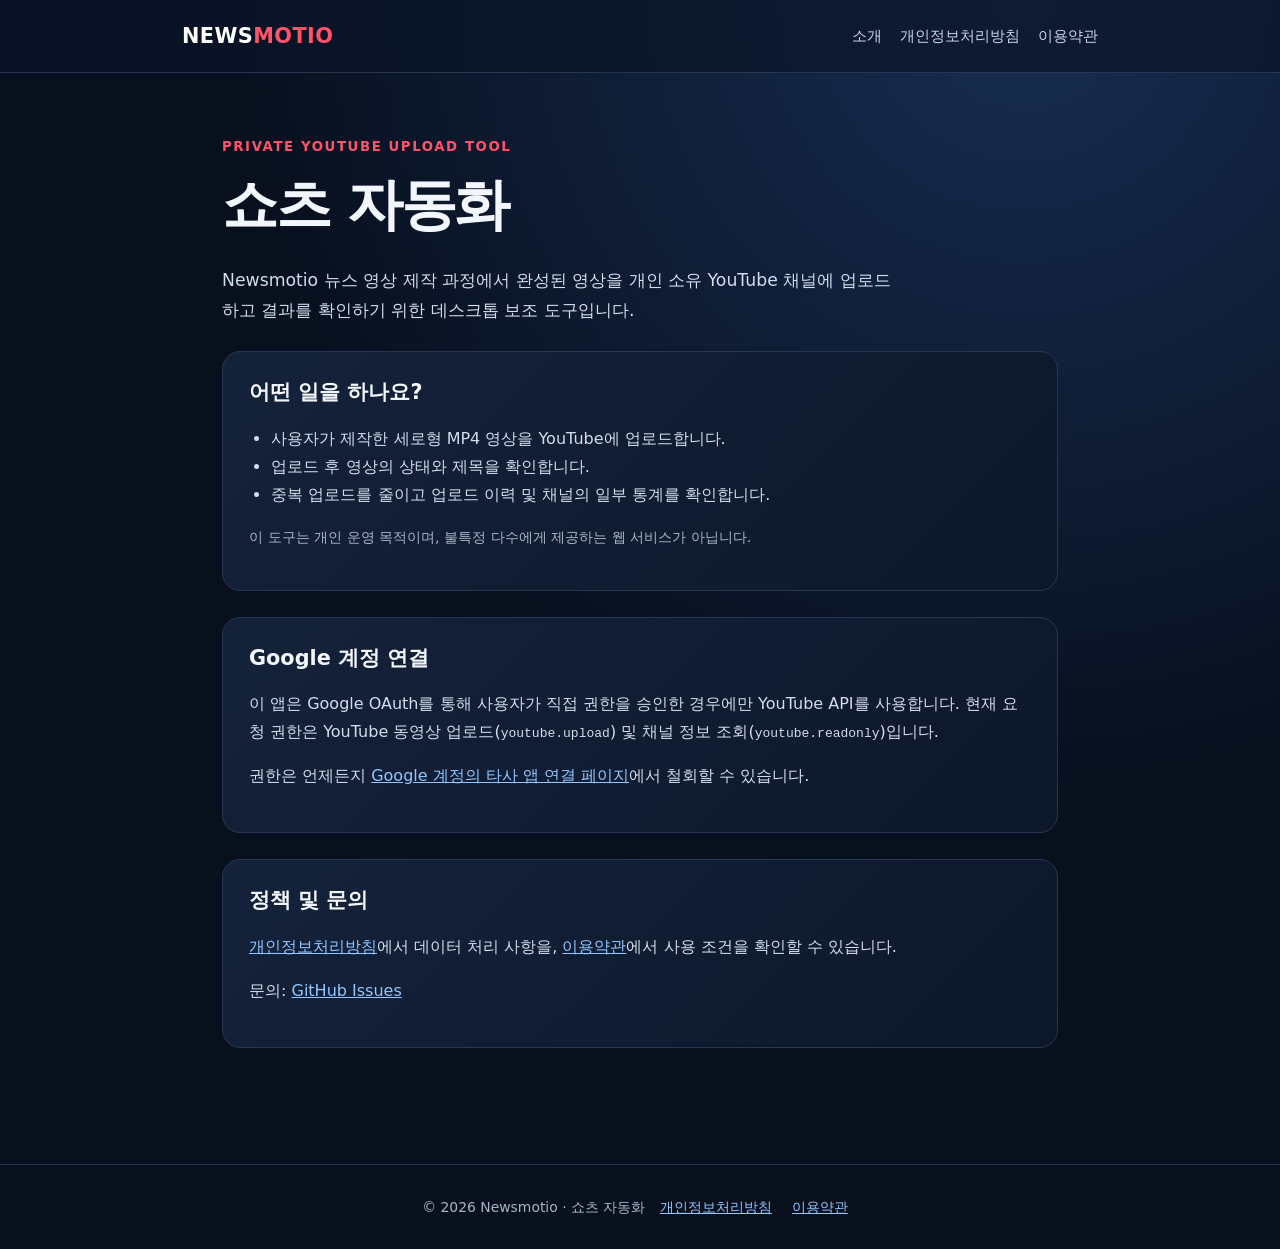
<file: index.html>
<!doctype html>
<html lang="ko">
<head><meta name="google-site-verification" content="bTTWX5Q6lUAgymeFldcVmbQWY1mbGMorT4S55clZMuo" />
<meta charset="utf-8"><meta name="viewport" content="width=device-width,initial-scale=1">
<title>쇼츠 자동화 — Newsmotio</title><meta name="description" content="개인용 YouTube Shorts 업로드 및 운영 보조 도구 쇼츠 자동화의 안내 페이지">
<link rel="stylesheet" href="/style.css"></head>
<body><header><nav><a class="brand" href="/">NEWS<span>MOTIO</span></a><div class="links"><a href="/">소개</a><a href="/privacy.html">개인정보처리방침</a><a href="/terms.html">이용약관</a></div></nav></header>
<main><div class="eyebrow">PRIVATE YOUTUBE UPLOAD TOOL</div><h1>쇼츠 자동화</h1><p class="lead">Newsmotio 뉴스 영상 제작 과정에서 완성된 영상을 개인 소유 YouTube 채널에 업로드하고 결과를 확인하기 위한 데스크톱 보조 도구입니다.</p>
<section class="card"><h2>어떤 일을 하나요?</h2><ul><li>사용자가 제작한 세로형 MP4 영상을 YouTube에 업로드합니다.</li><li>업로드 후 영상의 상태와 제목을 확인합니다.</li><li>중복 업로드를 줄이고 업로드 이력 및 채널의 일부 통계를 확인합니다.</li></ul><p class="meta">이 도구는 개인 운영 목적이며, 불특정 다수에게 제공하는 웹 서비스가 아닙니다.</p></section>
<section class="card"><h2>Google 계정 연결</h2><p>이 앱은 Google OAuth를 통해 사용자가 직접 권한을 승인한 경우에만 YouTube API를 사용합니다. 현재 요청 권한은 YouTube 동영상 업로드(<code>youtube.upload</code>) 및 채널 정보 조회(<code>youtube.readonly</code>)입니다.</p><p>권한은 언제든지 <a href="https://myaccount.google.com/permissions">Google 계정의 타사 앱 연결 페이지</a>에서 철회할 수 있습니다.</p></section>
<section class="card"><h2>정책 및 문의</h2><p><a href="/privacy.html">개인정보처리방침</a>에서 데이터 처리 사항을, <a href="/terms.html">이용약관</a>에서 사용 조건을 확인할 수 있습니다.</p><p>문의: <a href="https://github.com/t01092899116-max/t01092899116-max.github.io/issues">GitHub Issues</a></p></section>
</main><footer>© 2026 Newsmotio · 쇼츠 자동화 <a href="/privacy.html">개인정보처리방침</a><a href="/terms.html">이용약관</a></footer></body></html>
</file>
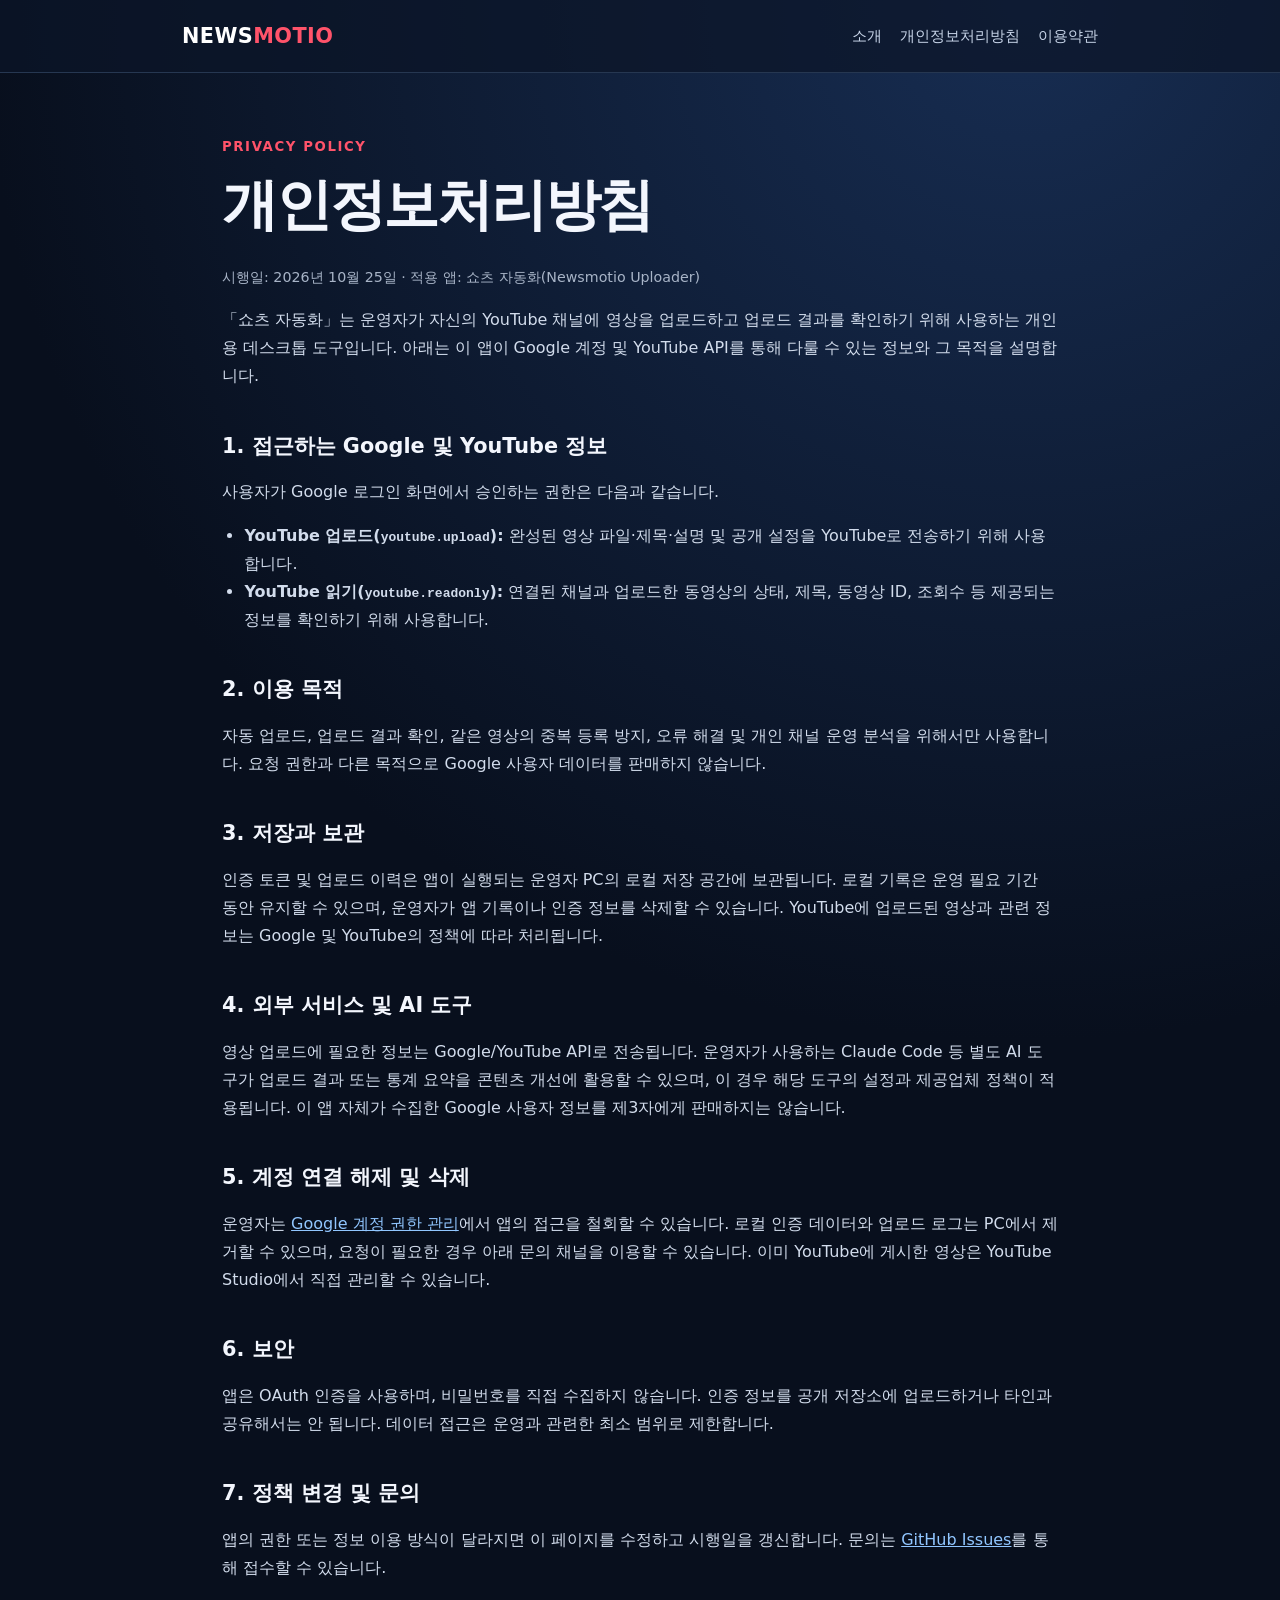
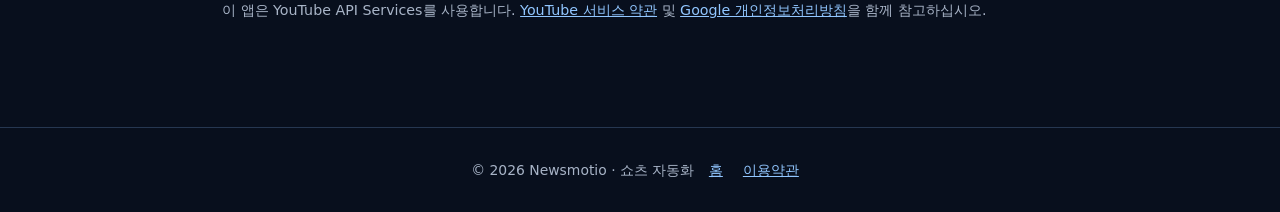
<file: privacy.html>
<!doctype html>
<html lang="ko">
<head><meta charset="utf-8"><meta name="viewport" content="width=device-width,initial-scale=1">
<title>개인정보처리방침 — 쇼츠 자동화</title><link rel="stylesheet" href="/style.css"></head>
<body><header><nav><a class="brand" href="/">NEWS<span>MOTIO</span></a><div class="links"><a href="/">소개</a><a href="/privacy.html">개인정보처리방침</a><a href="/terms.html">이용약관</a></div></nav></header>
<main><div class="eyebrow">PRIVACY POLICY</div><h1>개인정보처리방침</h1><p class="meta">시행일: 2026년 10월 25일 · 적용 앱: 쇼츠 자동화(Newsmotio Uploader)</p>
<p>「쇼츠 자동화」는 운영자가 자신의 YouTube 채널에 영상을 업로드하고 업로드 결과를 확인하기 위해 사용하는 개인용 데스크톱 도구입니다. 아래는 이 앱이 Google 계정 및 YouTube API를 통해 다룰 수 있는 정보와 그 목적을 설명합니다.</p>
<h2>1. 접근하는 Google 및 YouTube 정보</h2><p>사용자가 Google 로그인 화면에서 승인하는 권한은 다음과 같습니다.</p><ul><li><strong>YouTube 업로드(<code>youtube.upload</code>):</strong> 완성된 영상 파일·제목·설명 및 공개 설정을 YouTube로 전송하기 위해 사용합니다.</li><li><strong>YouTube 읽기(<code>youtube.readonly</code>):</strong> 연결된 채널과 업로드한 동영상의 상태, 제목, 동영상 ID, 조회수 등 제공되는 정보를 확인하기 위해 사용합니다.</li></ul>
<h2>2. 이용 목적</h2><p>자동 업로드, 업로드 결과 확인, 같은 영상의 중복 등록 방지, 오류 해결 및 개인 채널 운영 분석을 위해서만 사용합니다. 요청 권한과 다른 목적으로 Google 사용자 데이터를 판매하지 않습니다.</p>
<h2>3. 저장과 보관</h2><p>인증 토큰 및 업로드 이력은 앱이 실행되는 운영자 PC의 로컬 저장 공간에 보관됩니다. 로컬 기록은 운영 필요 기간 동안 유지할 수 있으며, 운영자가 앱 기록이나 인증 정보를 삭제할 수 있습니다. YouTube에 업로드된 영상과 관련 정보는 Google 및 YouTube의 정책에 따라 처리됩니다.</p>
<h2>4. 외부 서비스 및 AI 도구</h2><p>영상 업로드에 필요한 정보는 Google/YouTube API로 전송됩니다. 운영자가 사용하는 Claude Code 등 별도 AI 도구가 업로드 결과 또는 통계 요약을 콘텐츠 개선에 활용할 수 있으며, 이 경우 해당 도구의 설정과 제공업체 정책이 적용됩니다. 이 앱 자체가 수집한 Google 사용자 정보를 제3자에게 판매하지는 않습니다.</p>
<h2>5. 계정 연결 해제 및 삭제</h2><p>운영자는 <a href="https://myaccount.google.com/permissions">Google 계정 권한 관리</a>에서 앱의 접근을 철회할 수 있습니다. 로컬 인증 데이터와 업로드 로그는 PC에서 제거할 수 있으며, 요청이 필요한 경우 아래 문의 채널을 이용할 수 있습니다. 이미 YouTube에 게시한 영상은 YouTube Studio에서 직접 관리할 수 있습니다.</p>
<h2>6. 보안</h2><p>앱은 OAuth 인증을 사용하며, 비밀번호를 직접 수집하지 않습니다. 인증 정보를 공개 저장소에 업로드하거나 타인과 공유해서는 안 됩니다. 데이터 접근은 운영과 관련한 최소 범위로 제한합니다.</p>
<h2>7. 정책 변경 및 문의</h2><p>앱의 권한 또는 정보 이용 방식이 달라지면 이 페이지를 수정하고 시행일을 갱신합니다. 문의는 <a href="https://github.com/t01092899116-max/t01092899116-max.github.io/issues">GitHub Issues</a>를 통해 접수할 수 있습니다.</p>
<p class="meta">이 앱은 YouTube API Services를 사용합니다. <a href="https://www.youtube.com/t/terms">YouTube 서비스 약관</a> 및 <a href="https://policies.google.com/privacy">Google 개인정보처리방침</a>을 함께 참고하십시오.</p>
</main><footer>© 2026 Newsmotio · 쇼츠 자동화 <a href="/">홈</a><a href="/terms.html">이용약관</a></footer></body></html>
</file>
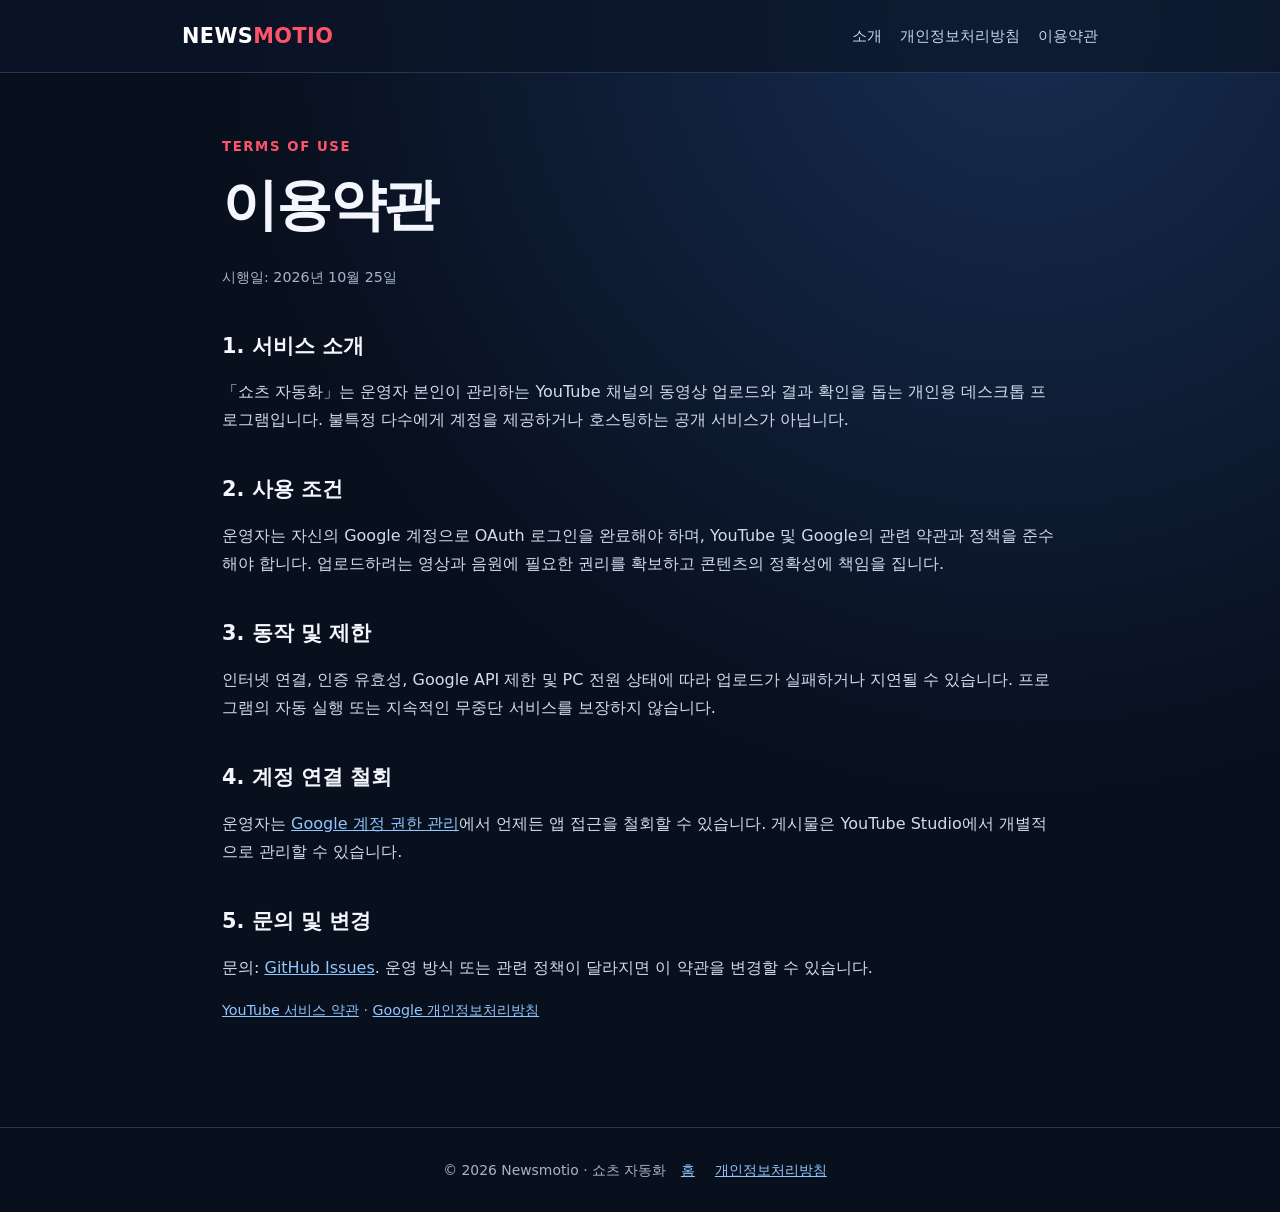
<file: terms.html>
<!doctype html>
<html lang="ko">
<head><meta charset="utf-8"><meta name="viewport" content="width=device-width,initial-scale=1">
<title>이용약관 — 쇼츠 자동화</title><link rel="stylesheet" href="/style.css"></head>
<body><header><nav><a class="brand" href="/">NEWS<span>MOTIO</span></a><div class="links"><a href="/">소개</a><a href="/privacy.html">개인정보처리방침</a><a href="/terms.html">이용약관</a></div></nav></header>
<main><div class="eyebrow">TERMS OF USE</div><h1>이용약관</h1><p class="meta">시행일: 2026년 10월 25일</p>
<h2>1. 서비스 소개</h2><p>「쇼츠 자동화」는 운영자 본인이 관리하는 YouTube 채널의 동영상 업로드와 결과 확인을 돕는 개인용 데스크톱 프로그램입니다. 불특정 다수에게 계정을 제공하거나 호스팅하는 공개 서비스가 아닙니다.</p>
<h2>2. 사용 조건</h2><p>운영자는 자신의 Google 계정으로 OAuth 로그인을 완료해야 하며, YouTube 및 Google의 관련 약관과 정책을 준수해야 합니다. 업로드하려는 영상과 음원에 필요한 권리를 확보하고 콘텐츠의 정확성에 책임을 집니다.</p>
<h2>3. 동작 및 제한</h2><p>인터넷 연결, 인증 유효성, Google API 제한 및 PC 전원 상태에 따라 업로드가 실패하거나 지연될 수 있습니다. 프로그램의 자동 실행 또는 지속적인 무중단 서비스를 보장하지 않습니다.</p>
<h2>4. 계정 연결 철회</h2><p>운영자는 <a href="https://myaccount.google.com/permissions">Google 계정 권한 관리</a>에서 언제든 앱 접근을 철회할 수 있습니다. 게시물은 YouTube Studio에서 개별적으로 관리할 수 있습니다.</p>
<h2>5. 문의 및 변경</h2><p>문의: <a href="https://github.com/t01092899116-max/t01092899116-max.github.io/issues">GitHub Issues</a>. 운영 방식 또는 관련 정책이 달라지면 이 약관을 변경할 수 있습니다.</p>
<p class="meta"><a href="https://www.youtube.com/t/terms">YouTube 서비스 약관</a> · <a href="https://policies.google.com/privacy">Google 개인정보처리방침</a></p>
</main><footer>© 2026 Newsmotio · 쇼츠 자동화 <a href="/">홈</a><a href="/privacy.html">개인정보처리방침</a></footer></body></html>
</file>
<file: style.css>
:root{color-scheme:dark;--bg:#080f1d;--panel:#101d31;--muted:#a8b4c7;--line:#263751;--accent:#ff536a;--text:#f3f6fd}*{box-sizing:border-box}html{scroll-behavior:smooth}body{margin:0;background:radial-gradient(circle at 80% 0%,#172d52 0%,var(--bg) 50%);color:var(--text);font-family:system-ui,-apple-system,"Noto Sans KR","Apple SD Gothic Neo",sans-serif;line-height:1.75}a{color:#91c6ff}a:hover{color:#fff}header{border-bottom:1px solid var(--line);background:#0b1528bb}nav{max-width:960px;margin:auto;padding:18px 22px;display:flex;align-items:center;justify-content:space-between;gap:16px;flex-wrap:wrap}.brand{font-size:1.3rem;font-weight:850;letter-spacing:.02em;color:#fff;text-decoration:none}.brand span{color:var(--accent)}.links{display:flex;gap:18px;flex-wrap:wrap}.links a{color:#c7d4e8;text-decoration:none;font-size:.93rem}main{max-width:880px;margin:0 auto;padding:62px 22px 90px}.eyebrow{color:var(--accent);font-weight:800;letter-spacing:.12em;font-size:.83rem}h1{font-size:clamp(2rem,6vw,3.5rem);line-height:1.25;margin:.2em 0 .45em;letter-spacing:-.04em}h2{margin-top:2em;font-size:1.3rem;line-height:1.4}.lead{font-size:1.08rem;color:#d2dcec;max-width:680px}p,li{color:#d2dcec}.card{background:linear-gradient(135deg,#14223b,#0d172a);border:1px solid var(--line);border-radius:18px;padding:26px;margin:26px 0}.card h2{margin-top:0}.meta{color:var(--muted);font-size:.89rem}footer{border-top:1px solid var(--line);color:var(--muted);font-size:.87rem;padding:30px 22px;text-align:center}footer a{margin:0 10px}ul{padding-left:1.4rem}@media(max-width:550px){main{padding-top:44px}.card{padding:20px}}
</file>
